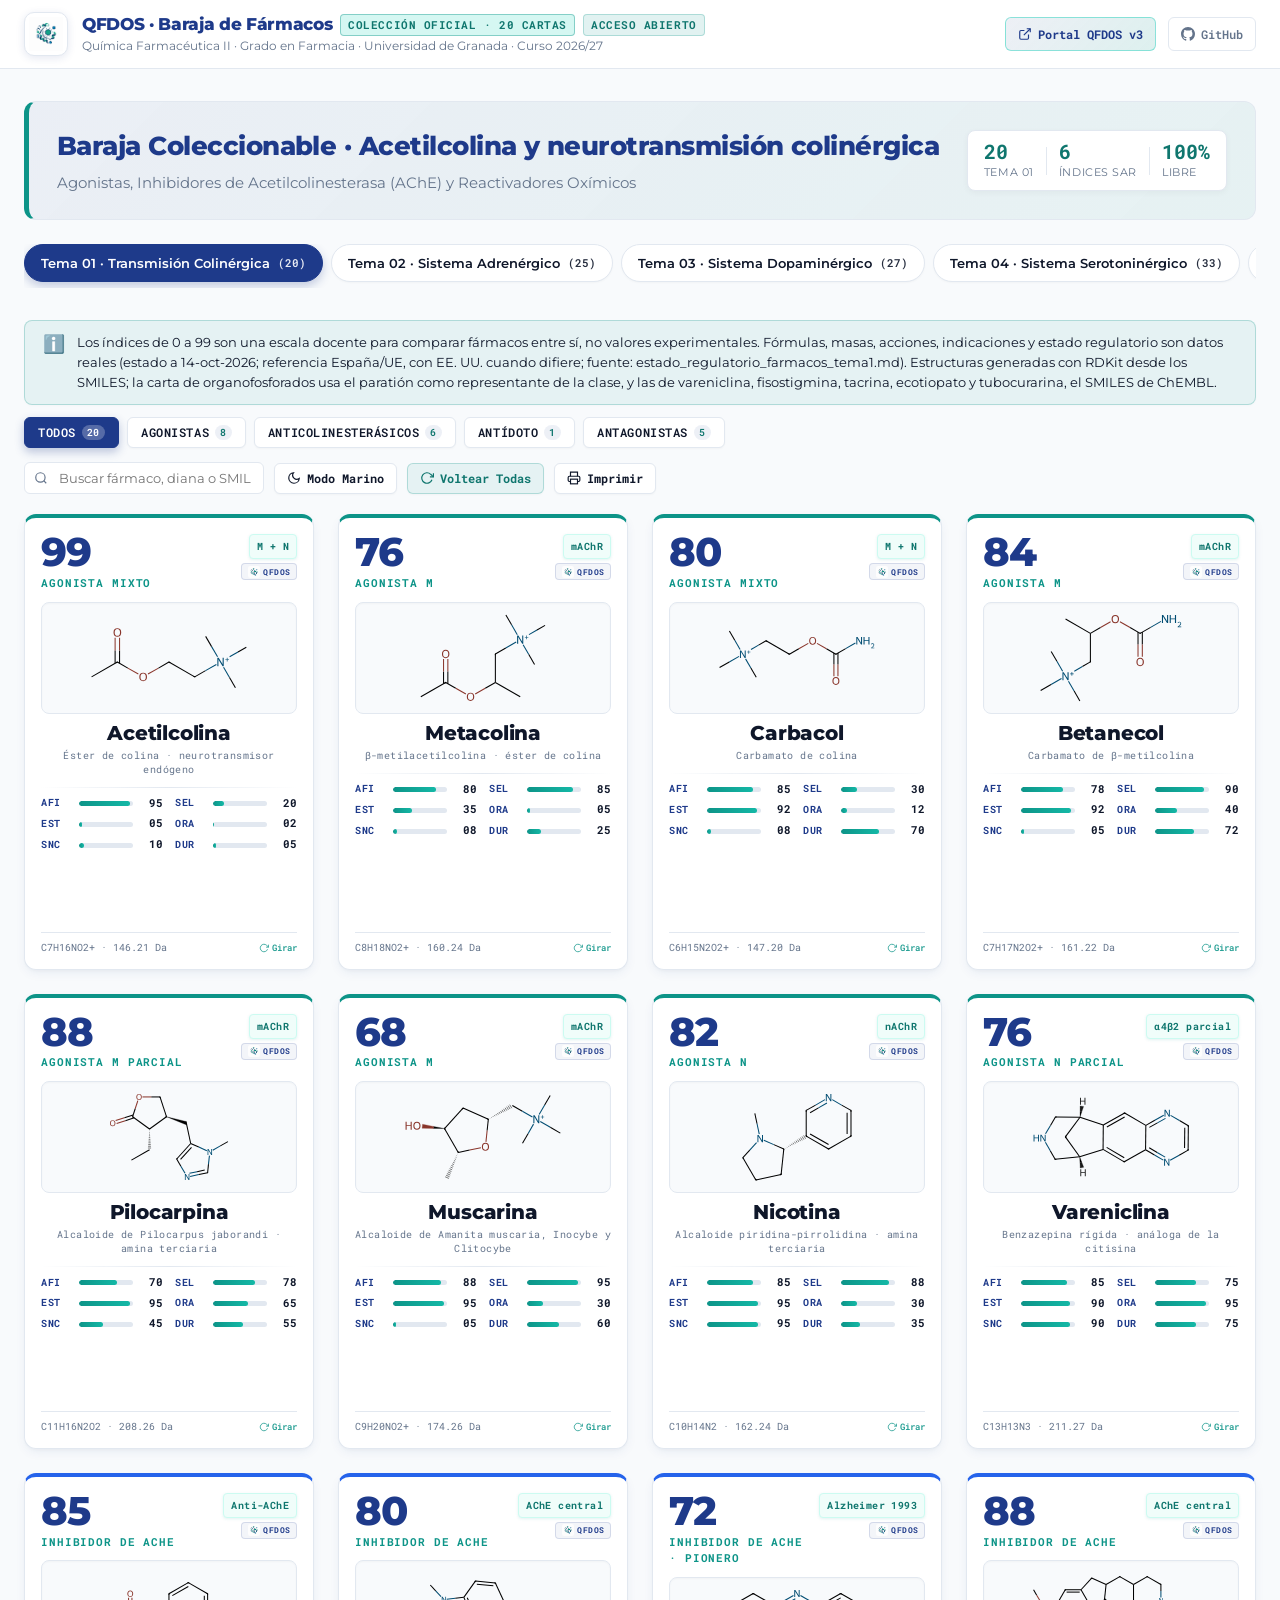
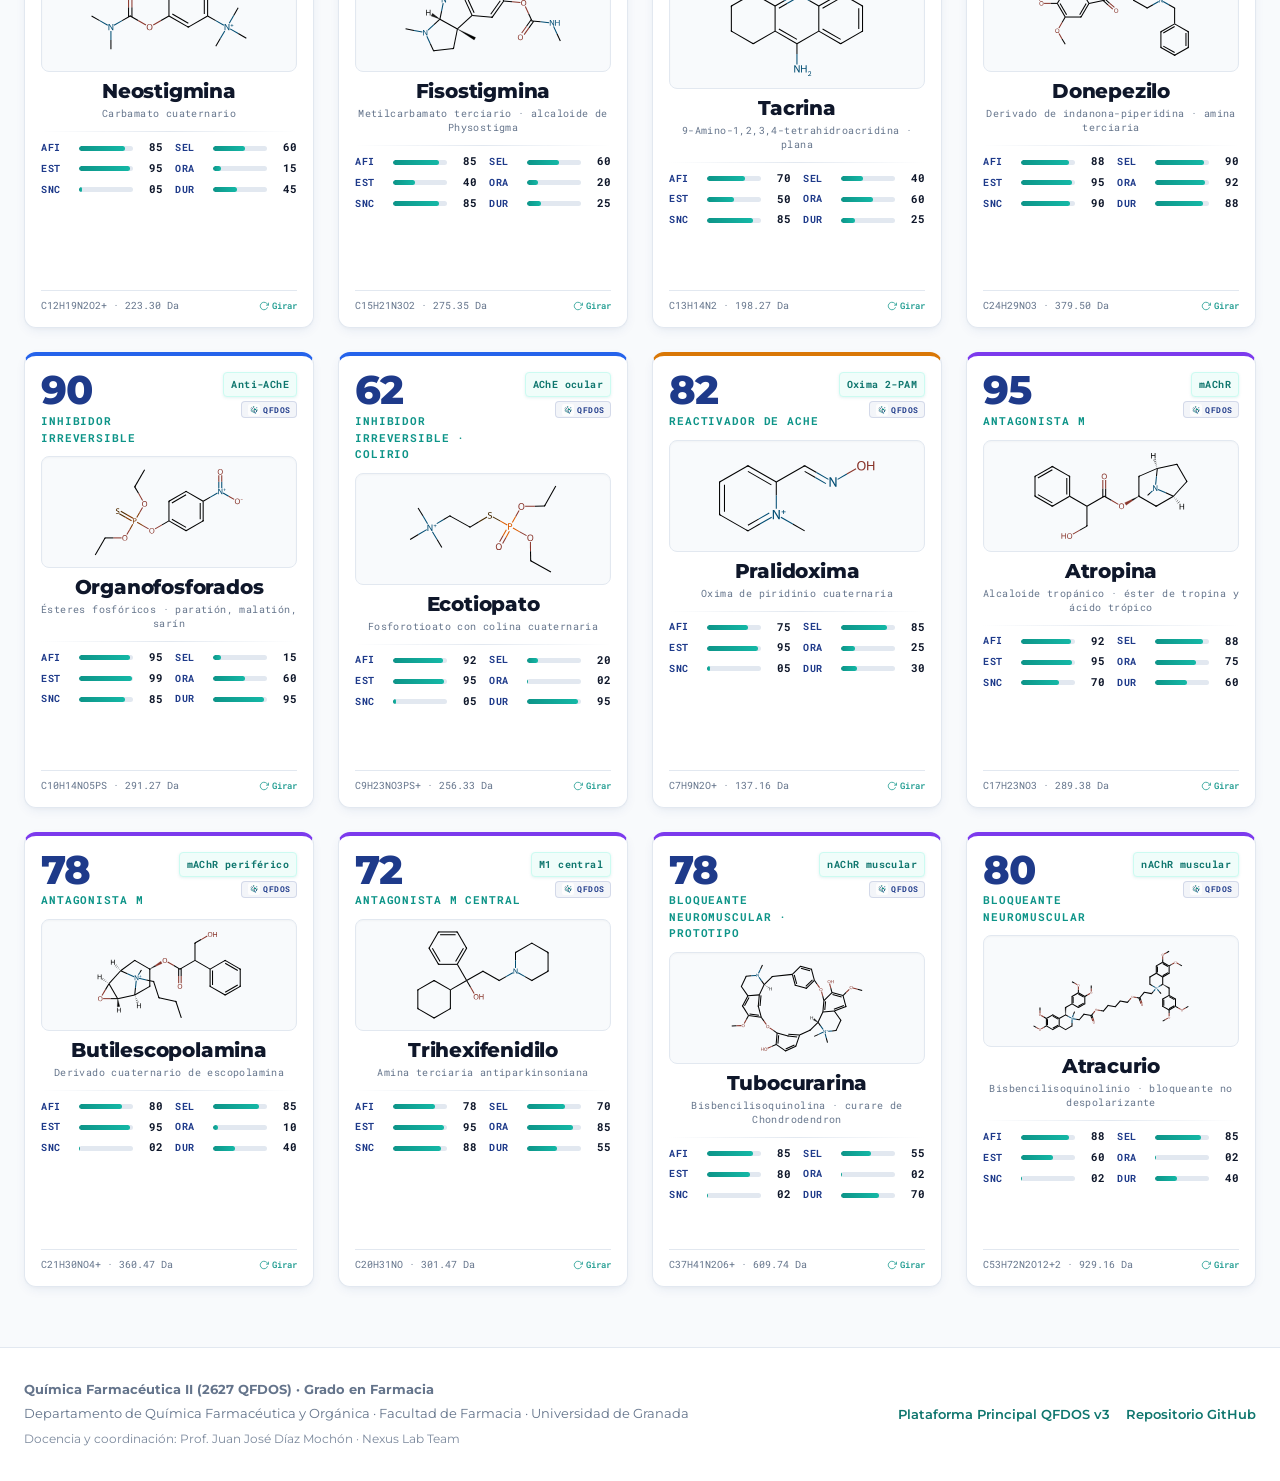
<file: index.html>
<!DOCTYPE html>
<html lang="es">
<head>
  <meta charset="utf-8">
  <meta name="viewport" content="width=device-width, initial-scale=1">
  <title>Baraja de Fármacos · QFDOS · Universidad de Granada</title>
  <meta name="description" content="Baraja coleccionable de monografías moleculares, parámetros SAR y claves de examen de Química Farmacéutica II. Acceso abierto sin login.">
  <meta name="theme-color" content="#1e3a8a">

  <!-- Open Graph / Redes Sociales -->
  <meta property="og:type" content="website">
  <meta property="og:title" content="Baraja Coleccionable de Fármacos · QFDOS UGR">
  <meta property="og:description" content="15 monografías moleculares con parámetros SAR comparativos (0-99), farmacóforos y dianas. Acceso abierto sin necesidad de registro.">
  <meta property="og:image" content="./assets/Plantillas/qfdos-banner-tema01-acetilcolina.png">

  <!-- Web App Manifest -->
  <link rel="manifest" href="./manifest.webmanifest">
  <link rel="icon" type="image/png" href="./icons/icon-192.png">

  <!-- Tipografías Oficiales del Sistema QFDOS -->
  <link rel="preconnect" href="https://fonts.googleapis.com">
  <link rel="preconnect" href="https://fonts.gstatic.com" crossorigin>
  <link href="https://fonts.googleapis.com/css2?family=Montserrat:wght@400;500;600;700;800&family=Roboto+Mono:wght@400;500;600;700&display=swap" rel="stylesheet">

  <!-- Hojas de estilo del Sistema de Diseño 2627 QFDOS -->
  <link rel="stylesheet" href="./tokens.css">
  <link rel="stylesheet" href="./styles.css">
</head>
<body>

  <!-- CABECERA INSTITUCIONAL -->
  <header class="site-header">
    <div class="header-container">
      <div class="brand-wrap">
        <div class="brand-badge-ugr">
          <img 
            src="./assets/Marca/qfdos-isotipo.png" 
            alt="Logo QFDOS" 
            class="brand-ugr-logo"
            onerror="if(!this.src.includes('i.ibb.co'))this.src='https://i.ibb.co/HLCYDc3c/Logo-primario-QFDOS.png'"
          >
        </div>
        <div class="brand-text-col">
          <div class="brand-title">
            QFDOS · Baraja de Fármacos
            <span class="brand-tag brand-tag--mint" id="brand-count-tag">Colección Oficial · 15 Cartas</span>
            <span class="brand-tag">Acceso Abierto</span>
          </div>
          <div class="brand-sub">Química Farmacéutica II · Grado en Farmacia · Universidad de Granada · Curso 2026/27</div>
        </div>
      </div>

      <div class="header-actions">
        <a href="https://jjdmochon.github.io/qfdos-web-v3/" target="_blank" rel="noopener noreferrer" class="btn-header-link btn-header-link--primary" title="Ir al Portal Web Principal QFDOS v3">
          <svg width="14" height="14" viewBox="0 0 24 24" fill="none" stroke="currentColor" stroke-width="2"><path d="M18 13v6a2 2 0 0 1-2 2H5a2 2 0 0 1-2-2V8a2 2 0 0 1 2-2h6"/><polyline points="15 3 21 3 21 9"/><line x1="10" y1="14" x2="21" y2="3"/></svg>
          <span>Portal QFDOS v3</span>
        </a>
        <a href="https://github.com/jjdmochon/qfdos-cartas" target="_blank" rel="noopener noreferrer" class="btn-header-link" title="Ver repositorio en GitHub">
          <svg width="14" height="14" viewBox="0 0 24 24" fill="currentColor"><path d="M12 0c-6.626 0-12 5.373-12 12 0 5.302 3.438 9.8 8.207 11.387.599.111.793-.261.793-.577v-2.234c-3.338.726-4.033-1.416-4.033-1.416-.546-1.387-1.333-1.756-1.333-1.756-1.089-.745.083-.729.083-.729 1.205.084 1.839 1.237 1.839 1.237 1.07 1.834 2.807 1.304 3.492.997.107-.775.418-1.305.762-1.604-2.665-.305-5.467-1.334-5.467-5.931 0-1.311.469-2.381 1.236-3.221-.124-.303-.535-1.524.117-3.176 0 0 1.008-.322 3.301 1.23.957-.266 1.983-.399 3.003-.404 1.02.005 2.047.138 3.006.404 2.291-1.552 3.297-1.23 3.297-1.23.653 1.653.242 2.874.118 3.176.77.84 1.235 1.911 1.235 3.221 0 4.609-2.807 5.624-5.479 5.921.43.372.823 1.102.823 2.222v3.293c0 .319.192.694.801.576 4.765-1.589 8.199-6.086 8.199-11.386 0-6.627-5.373-12-12-12z"/></svg>
          <span>GitHub</span>
        </a>
      </div>
    </div>
  </header>

  <!-- SECCIÓN HERO & SELECTOR DE TEMAS -->
  <section class="hero-section">
    <div class="hero-box">
      <div class="hero-content">
        <h1 id="hero-topic-title">Baraja Coleccionable de Fármacos</h1>
        <p id="hero-topic-subtitle">
          Recurso de estudio visual y preparación de exámenes: monografías moleculares 2D con parámetros SAR comparativos (0-99), farmacóforos, acciones, dianas y preguntas clave. Abierto a toda la comunidad estudiantil.
        </p>
      </div>

      <div class="hero-stats-badge">
        <div class="stat-item">
          <span class="stat-number" id="stat-total-count">15</span>
          <span class="stat-label" id="stat-topic-label">Moléculas</span>
        </div>
        <div class="stat-divider"></div>
        <div class="stat-item">
          <span class="stat-number">6</span>
          <span class="stat-label">Índices SAR</span>
        </div>
        <div class="stat-divider"></div>
        <div class="stat-item">
          <span class="stat-number">100%</span>
          <span class="stat-label">Libre</span>
        </div>
      </div>
    </div>

    <!-- Navegación por Temas del Programa Oficial -->
    <div class="topic-selector-wrap">
      <div class="topic-pills-scroll" id="topic-pills-scroll" role="tablist" aria-label="Temas del curso">
        <!-- Renderizado dinámicamente desde data/temas.json -->
      </div>
    </div>
  </section>

  <!-- AVISO METODOLÓGICO Y NOTA DOCENTE POR TEMA -->
  <div class="topic-notice-bar" id="topic-notice-bar" style="display: none;">
    <div class="topic-notice-inner">
      <span class="topic-notice-icon">ℹ️</span>
      <p class="topic-notice-text" id="topic-notice-text"></p>
    </div>
  </div>

  <!-- BARRA DE CONTROLES: FILTROS + BÚSQUEDA + ACCIONES -->
  <section class="controls-bar">
    <div class="group-filters" id="group-filters" role="group" aria-label="Filtrar por grupo farmacológico">
      <!-- Generado dinámicamente según los grupos del tema activo -->
    </div>

    <div class="toolbar-actions">
      <div class="search-wrap">
        <svg class="search-icon" width="14" height="14" viewBox="0 0 24 24" fill="none" stroke="currentColor" stroke-width="2"><circle cx="11" cy="11" r="8"/><line x1="21" y1="21" x2="16.65" y2="16.65"/></svg>
        <input 
          type="text" 
          id="search-input" 
          class="search-input" 
          placeholder="Buscar fármaco, diana o SMILES..." 
          autocomplete="off"
          aria-label="Buscar fármaco"
        >
      </div>

      <button type="button" id="btn-theme-toggle" class="action-btn" title="Alternar entre diseño limpio y modo nocturno">
        <svg width="14" height="14" viewBox="0 0 24 24" fill="none" stroke="currentColor" stroke-width="2"><path d="M21 12.79A9 9 0 1 1 11.21 3 7 7 0 0 0 21 12.79z"/></svg>
        <span>Modo Marino</span>
      </button>

      <button type="button" id="btn-flip-all" class="action-btn action-btn--primary" title="Voltear todas las cartas para ver el reverso">
        <svg width="14" height="14" viewBox="0 0 24 24" fill="none" stroke="currentColor" stroke-width="2"><polyline points="23 4 23 10 17 10"/><path d="M20.49 15a9 9 0 1 1-2.12-9.36L23 10"/></svg>
        <span>Voltear Todas</span>
      </button>

      <button type="button" id="btn-print" class="action-btn" title="Imprimir cartas para recortar o guardar en PDF">
        <svg width="14" height="14" viewBox="0 0 24 24" fill="none" stroke="currentColor" stroke-width="2"><polyline points="6 9 6 2 18 2 18 9"/><path d="M6 18H4a2 2 0 0 1-2-2v-5a2 2 0 0 1 2-2h16a2 2 0 0 1 2 2v5a2 2 0 0 1-2 2h-2"/><rect x="6" y="14" width="12" height="8"/></svg>
        <span>Imprimir</span>
      </button>
    </div>
  </section>

  <!-- CONTENEDOR PRINCIPAL: REJILLA DE CARTAS -->
  <main class="cards-main">
    <div id="cards-grid" class="cards-grid" aria-live="polite">
      <!-- Inyectado dinámicamente por app.js -->
    </div>
  </main>

  <!-- PIE DE PÁGINA -->
  <footer class="site-footer">
    <div class="footer-container">
      <div class="footer-copy">
        <strong>Química Farmacéutica II (2627 QFDOS) · Grado en Farmacia</strong>
        <span>Departamento de Química Farmacéutica y Orgánica · Facultad de Farmacia · Universidad de Granada</span>
        <span style="font-size: 0.74rem; margin-top: 4px; opacity: 0.85;">Docencia y coordinación: Prof. Juan José Díaz Mochón · Nexus Lab Team</span>
      </div>

      <div class="footer-links">
        <a href="https://jjdmochon.github.io/qfdos-web-v3/" target="_blank" rel="noopener noreferrer">Plataforma Principal QFDOS v3</a>
        <a href="https://github.com/jjdmochon/qfdos-cartas" target="_blank" rel="noopener noreferrer">Repositorio GitHub</a>
      </div>
    </div>
  </footer>

  <!-- NOTIFICACIÓN TOAST -->
  <div id="toast-notice" class="toast-notice" role="status" aria-live="polite"></div>

  <!-- SCRIPT PRINCIPAL -->
  <script type="module" src="./app.js"></script>
</body>
</html>
</file>
<file: tokens.css>
/* QFDOS Structural Affinity Identity (v3.0) — Master Design Tokens */
:root, [data-theme="light"] {
  --primary: #1e3a8a; /* Azul marino. Ancla de la identidad: titulares, borde superior de tarjeta (4px), fondo de botón primario, iconografía. Cumple 10.4:1 sobre surface y neutral-bg. */
  --primary-light: #3b82f6; /* Estados de foco, enlaces sobre fondo oscuro y gráficos. No usar como texto pequeño sobre surface (2.9:1): solo áreas >=24px, bordes e iconos. */
  --primary-dark: #172554; /* Fondo de los bloques técnicos y hover del botón primario. Texto text-on-dark (14.7:1) y tertiary (7.9:1) sobre él. */
  --primary-bg: rgba(30, 58, 138, 0.05); /* Velo de marca al 5%: relleno del contenedor de icono en las tarjetas y bandas de sección. Nunca para texto. */
  --secondary: #0d9488; /* Teal de continuidad con QFUNO. Reglas separadoras, bordes, iconos y relleno de barras de progreso. Como texto solo a >=24px o negrita >=19px (3.7:1 sobre surface): para texto pequeño usar secondary-dark. */
  --secondary-light: #14b8a6; /* Extremo oscuro del degradado de progreso y estados hover de elementos teal. */
  --secondary-dark: #0f766e; /* Teal legible para texto pequeño: badges métricos y etiquetas sobre surface o neutral-bg (5.5:1). */
  --tertiary: #2dd4bf; /* Menta de realce. Borde izquierdo y rótulos de los bloques técnicos sobre primary-dark (7.9:1). No usar sobre fondos claros. */
  --tertiary-light: #5eead4; /* Menta clara para rellenos decorativos y arranque del degradado mint-glow. Nunca como texto. */
  --neutral-bg: #f8fafc; /* Fondo de página y de diapositiva alternativo. Grounds de text-main (21:1) y text-muted (4.5:1). */
  --surface: #ffffff; /* Superficie de tarjetas, tablas y diapositivas. Ground principal de text-main y primary. */
  --text-main: #000000; /* Negro puro para todo el cuerpo de texto en web y proyección sobre surface y neutral-bg (21:1). */
  --text-muted: #64748b; /* Metadatos, pies de figura y texto auxiliar sobre surface (4.8:1) y neutral-bg (4.5:1). Nunca para texto primario ni en diapositivas. */
  --text-on-dark: #ffffff; /* Texto y código sobre primary, primary-dark y botónes primarios. */
  --charcoal: #334155; /* Texto secundario denso y bordes de tabla en documentos impresos; alternativa a text-main cuando el negro puro resulta duro en papel. */
  --line: #e2e8f0; /* Borde fino (1px) de tarjeta técnica y de bloque de contenido sobre surface o neutral-bg: separador visual sin el peso de primary al 10%. */
  --accent-blue: #3b82f6; /* Acento de categoría en diagramas y leyendas (serie 1). */
  --accent-emerald: #10b981; /* Acento de categoría y estado correcto en autoevaluación; acompañar siempre de icono o palabra, no solo color. */
  --accent-amber: #f59e0b; /* Acento de categoría y aviso en rúbricas; sobre surface solo como relleno o borde, el texto encima va en text-main. */
  --accent-purple: #8b5cf6; /* Acento de categoría en diagramas de rutas metabólicas (serie 4) y cuarto color del ciclo de acento de tarjeta docente (primary → secondary → accent-orange → accent-purple). */
  --accent-orange: #f97316; /* Acento de categoría, marcado de errores frecuentes y tercer color del ciclo de acento de tarjeta docente. */
  --shadow-sm: 0 2px 4px -1px rgba(30, 58, 138, 0.05); /* Elevación de reposo de badges y bloques técnicos. */
  --shadow-md: 0 8px 12px -3px rgba(30, 58, 138, 0.08); /* Elevación por defecto de la tarjeta de hub. */
  --shadow-hover: 0 15px 20px -5px rgba(30, 58, 138, 0.12), 0 8px 8px -5px rgba(30, 58, 138, 0.06); /* Elevación en hover, combinada con translateY(-4px). */
}
:root {
  --space-xs: 4px; /* Separación interna de badges y iconos. */
  --space-sm: 8px; /* Hueco entre elementos contiguos de una misma linea. */
  --space-md: 16px; /* Padding lateral en móvil y hueco de rejilla en tablet. */
  --space-lg: 24px; /* Padding de tarjeta y hueco de rejilla en escritorio. */
  --space-xl: 32px; /* Separación entre bloques de contenido. */
  --space-2xl: 48px; /* Margen vertical de sección. */
  --space-3xl: 64px; /* Margen superior de hub y separación entre unidades docentes. */
  --radius-sm: 4px; /* Badges métricos y etiquetas. */
  --radius-md: 8px; /* Botónes, bloques técnicos y contenedores de icono. */
  --radius-lg: 12px; /* Tarjetas de hub y paneles. */
  --radius-xl: 16px; /* Contenedores mayores y modales. */
  --bp-sm: 640px; /* Movil grande. */
  --bp-md: 768px; /* Umbral de la rejilla de 2 columnas. */
  --bp-lg: 1024px; /* Umbral de la rejilla de 3 columnas. */
  --bp-xl: 1280px; /* Escritorio amplio; el contenedor se detiene en 1200px. */
  --font-sans: 'Montserrat', -apple-system, BlinkMacSystemFont, 'Helvetica Neue', Arial, sans-serif;
  --font-mono: 'Roboto Mono', 'Fira Code', 'Courier New', monospace;
  --text-display: 800 36px/40px var(--font-sans); /* Título de hub y de página, en primary. */
  --text-heading: 700 26px/28px var(--font-sans); /* Título de tarjeta y de sección, en primary. */
  --text-body: 400 20px/24px var(--font-sans); /* Cuerpo de lectura en web, en text-main. */
  --text-body-sm: 400 18px/22px var(--font-sans); /* Descripción de tarjeta y texto auxiliar. */
  --text-label: 700 14px/16px var(--font-sans); /* Etiquetas de botón y rótulos en mayúsculas. */
  --text-code: 400 18px/20px var(--font-sans); /* Bloques de datos químicos: SMILES, pKa, Ki, LogP, constantes. */
  --text-metric: 600 16px/16px var(--font-sans); /* Badges métricos dentro de tarjetas, en secondary-dark. */
  --text-slide-title: 800 40px/44px var(--font-sans); /* Título de diapositiva 16:9 en primary, con regla fina secondary debajo. */
  --text-slide-body: 400 28px/38px var(--font-sans); /* Cuerpo de diapositiva en text-main para máxima legibilidad en proyección. */
  --text-slide-mono: 400 21px/28px var(--font-sans); /* Datos técnicos en diapositiva dentro de bloque primary-dark. */
}
</file>
<file: styles.css>
/* ==========================================================================
   QFDOS Structural Affinity Identity System (v3.0)
   Baraja Coleccionable de Fármacos · Portal Abierto
   Facultad de Farmacia — Universidad de Granada
   ========================================================================== */

*, *::before, *::after {
  box-sizing: border-box;
  margin: 0;
  padding: 0;
}

:root {
  --app-bg: #f8fafc;
  --app-surface: #ffffff;
  --app-text: #0f172a;
  --app-text-muted: #64748b;
  --app-border: #e2e8f0;
  --app-primary: #1e3a8a;
  --app-primary-hover: #172554;
  --app-teal: #0d9488;
  --app-teal-dark: #0f766e;
  --app-teal-light: #f0fdfa;
  --app-mint: #2dd4bf;
  --app-shadow-card: 0 4px 12px -2px rgba(30, 58, 138, 0.08), 0 2px 4px -1px rgba(0, 0, 0, 0.04);
  --app-shadow-hover: 0 16px 28px -6px rgba(30, 58, 138, 0.16), 0 4px 12px rgba(13, 148, 136, 0.18);
  --font-sans: 'Montserrat', -apple-system, BlinkMacSystemFont, 'Segoe UI', Roboto, sans-serif;
  --font-mono: 'Roboto Mono', 'Fira Code', monospace;
  --ease-spring: cubic-bezier(0.16, 1, 0.3, 1);
}

body.theme-dark {
  --app-bg: #0b132b;
  --app-surface: #111e42;
  --app-text: #f8fafc;
  --app-text-muted: #94a3b8;
  --app-border: rgba(45, 212, 191, 0.3);
  --app-primary: #3b82f6;
  --app-primary-hover: #60a5fa;
  --app-shadow-card: 0 8px 20px -4px rgba(0, 0, 0, 0.6), 0 2px 6px -1px rgba(30, 58, 138, 0.4);
  --app-shadow-hover: 0 20px 32px -6px rgba(0, 0, 0, 0.75), 0 0 16px rgba(45, 212, 191, 0.35);
}

body {
  font-family: var(--font-sans);
  background-color: var(--app-bg);
  color: var(--app-text);
  line-height: 1.5;
  min-height: 100vh;
  display: flex;
  flex-direction: column;
  transition: background-color 250ms ease, color 250ms ease;
  overflow-x: hidden;
}

/* ==========================================================================
   CABECERA & NAVEGACIÓN INSTITUCIONAL
   ========================================================================== */
.site-header {
  position: sticky;
  top: 0;
  z-index: 100;
  background: var(--app-surface);
  border-bottom: 1px solid var(--app-border);
  backdrop-filter: blur(12px);
  -webkit-backdrop-filter: blur(12px);
  transition: background 200ms ease, border-color 200ms ease;
}

body.theme-dark .site-header {
  background: rgba(17, 30, 66, 0.88);
}

.header-container {
  max-width: 1380px;
  margin: 0 auto;
  padding: 12px 24px;
  display: flex;
  align-items: center;
  justify-content: space-between;
  gap: 16px;
}

.brand-wrap {
  display: flex;
  align-items: center;
  gap: 14px;
  text-decoration: none;
  color: inherit;
}

.brand-badge-ugr {
  width: 44px;
  height: 44px;
  border-radius: 10px;
  background: #ffffff;
  border: 1px solid var(--app-border);
  display: flex;
  align-items: center;
  justify-content: center;
  box-shadow: 0 2px 8px rgba(30, 58, 138, 0.12);
  overflow: hidden;
  flex-shrink: 0;
  padding: 4px;
}

.brand-ugr-logo {
  width: 100%;
  height: 100%;
  object-fit: contain;
  display: block;
}

.brand-text-col {
  display: flex;
  flex-direction: column;
}

.brand-title {
  font-size: 1.05rem;
  font-weight: 800;
  color: var(--app-primary);
  letter-spacing: -0.02em;
  display: flex;
  align-items: center;
  gap: 8px;
  flex-wrap: wrap;
}

body.theme-dark .brand-title {
  color: #ffffff;
}

.brand-tag {
  font-family: var(--font-mono);
  font-size: 0.68rem;
  font-weight: 700;
  letter-spacing: 0.05em;
  text-transform: uppercase;
  background: rgba(13, 148, 136, 0.12);
  color: var(--app-teal-dark);
  padding: 2px 7px;
  border-radius: 4px;
  border: 1px solid rgba(13, 148, 136, 0.25);
}

.brand-tag--mint {
  color: var(--app-teal-dark);
  background: rgba(45, 212, 191, 0.2);
  border-color: rgba(13, 148, 136, 0.4);
  font-weight: 800;
}

body.theme-dark .brand-tag--mint {
  color: #0b132b;
  background: var(--app-mint);
  border-color: var(--app-mint);
}

body.theme-dark .brand-tag {
  color: var(--app-mint);
  background: rgba(45, 212, 191, 0.15);
  border-color: rgba(45, 212, 191, 0.3);
}

.brand-sub {
  font-size: 0.76rem;
  color: var(--app-text-muted);
}

.header-actions {
  display: flex;
  align-items: center;
  gap: 12px;
}

.btn-header-link {
  font-family: var(--font-mono);
  font-size: 0.78rem;
  font-weight: 600;
  color: var(--app-text-muted);
  text-decoration: none;
  padding: 7px 12px;
  border-radius: 6px;
  border: 1px solid var(--app-border);
  background: var(--app-surface);
  display: inline-flex;
  align-items: center;
  gap: 6px;
  transition: all 180ms ease;
}

.btn-header-link:hover {
  color: var(--app-primary);
  border-color: var(--app-primary);
  background: rgba(30, 58, 138, 0.04);
}

.btn-header-link--primary {
  background: linear-gradient(135deg, rgba(30, 58, 138, 0.08) 0%, rgba(13, 148, 136, 0.14) 100%);
  border: 1px solid rgba(45, 212, 191, 0.5);
  color: var(--app-primary);
  font-weight: 700;
}

.btn-header-link--primary:hover {
  background: linear-gradient(135deg, rgba(30, 58, 138, 0.15) 0%, rgba(13, 148, 136, 0.24) 100%);
  border-color: var(--app-teal);
  color: var(--app-teal-dark);
}

body.theme-dark .btn-header-link--primary {
  background: rgba(45, 212, 191, 0.15);
  border-color: rgba(45, 212, 191, 0.4);
  color: var(--app-mint);
}

/* ==========================================================================
   HERO & SELECTOR DE TEMAS
   ========================================================================== */
.hero-section {
  max-width: 1380px;
  margin: 0 auto;
  padding: 32px 24px 16px;
  width: 100%;
}

.hero-box {
  background: linear-gradient(135deg, rgba(30, 58, 138, 0.06) 0%, rgba(13, 148, 136, 0.08) 100%);
  border: 1px solid var(--app-border);
  border-left: 5px solid var(--app-teal);
  border-radius: 12px;
  padding: 24px 28px;
  display: flex;
  justify-content: space-between;
  align-items: center;
  flex-wrap: wrap;
  gap: 20px;
}

body.theme-dark .hero-box {
  background: linear-gradient(135deg, rgba(30, 58, 138, 0.3) 0%, rgba(13, 148, 136, 0.25) 100%);
  border-color: rgba(45, 212, 191, 0.35);
  border-left-color: var(--app-mint);
}

.hero-content h1 {
  font-size: 1.65rem;
  font-weight: 800;
  letter-spacing: -0.02em;
  color: var(--app-primary);
  margin-bottom: 6px;
}

body.theme-dark .hero-content h1 {
  color: #ffffff;
}

.hero-content p {
  font-size: 0.92rem;
  color: var(--app-text-muted);
  max-width: 78ch;
  line-height: 1.6;
}

.hero-stats-badge {
  display: flex;
  align-items: center;
  gap: 12px;
  background: var(--app-surface);
  border: 1px solid var(--app-border);
  padding: 10px 16px;
  border-radius: 8px;
  box-shadow: 0 2px 6px rgba(0, 0, 0, 0.04);
}

body.theme-dark .hero-stats-badge {
  background: rgba(17, 30, 66, 0.7);
  border-color: rgba(45, 212, 191, 0.3);
}

.stat-item {
  display: flex;
  flex-direction: column;
}

.stat-number {
  font-family: var(--font-mono);
  font-size: 1.25rem;
  font-weight: 800;
  color: var(--app-teal-dark);
  line-height: 1;
}

body.theme-dark .stat-number {
  color: var(--app-mint);
}

.stat-label {
  font-size: 0.7rem;
  color: var(--app-text-muted);
  text-transform: uppercase;
  letter-spacing: 0.05em;
  margin-top: 3px;
}

.stat-divider {
  width: 1px;
  height: 28px;
  background: var(--app-border);
}

/* Selector de Temas */
.topic-selector-wrap {
  margin-top: 24px;
}

/* Aviso Docente por Tema */
.topic-notice-bar {
  max-width: 1380px;
  margin: 16px auto 0;
  padding: 0 24px;
  width: 100%;
}

.topic-notice-inner {
  display: flex;
  align-items: flex-start;
  gap: 12px;
  padding: 12px 18px;
  border-radius: 8px;
  background: rgba(13, 148, 136, 0.08);
  border: 1px solid rgba(13, 148, 136, 0.25);
  font-size: 0.82rem;
  line-height: 1.5;
  color: var(--app-text);
  box-shadow: 0 1px 3px rgba(0, 0, 0, 0.02);
}

body.theme-dark .topic-notice-inner {
  background: rgba(45, 212, 191, 0.08);
  border-color: rgba(45, 212, 191, 0.25);
  color: #e2e8f0;
}

.topic-notice-icon {
  flex-shrink: 0;
  font-size: 1.1rem;
  line-height: 1.2;
}

.topic-notice-text {
  margin: 0;
}

.topic-pills-scroll {
  display: flex;
  gap: 8px;
  overflow-x: auto;
  padding-bottom: 6px;
  scrollbar-width: thin;
}

.topic-pill {
  all: unset;
  display: inline-flex;
  align-items: center;
  gap: 8px;
  padding: 8px 16px;
  border-radius: 20px;
  background: var(--app-surface);
  border: 1px solid var(--app-border);
  font-size: 0.84rem;
  font-weight: 600;
  color: var(--app-text);
  cursor: pointer;
  white-space: nowrap;
  transition: all 180ms ease;
  box-shadow: 0 1px 2px rgba(0, 0, 0, 0.03);
}

.topic-pill:hover {
  border-color: var(--app-teal);
  color: var(--app-teal-dark);
  transform: translateY(-1px);
}

.topic-pill.is-active {
  background: var(--app-primary);
  border-color: var(--app-primary);
  color: #ffffff;
  box-shadow: 0 4px 10px rgba(30, 58, 138, 0.25);
}

body.theme-dark .topic-pill.is-active {
  background: var(--app-teal);
  border-color: var(--app-teal);
  color: #0b132b;
  font-weight: 700;
}

.topic-pill.is-disabled {
  opacity: 0.6;
  cursor: not-allowed;
  background: rgba(0, 0, 0, 0.02);
}

.topic-pill.is-disabled:hover {
  transform: none;
  border-color: var(--app-border);
  color: var(--app-text-muted);
}

.pill-badge-proximamente {
  font-family: var(--font-mono);
  font-size: 0.65rem;
  background: rgba(0, 0, 0, 0.06);
  color: var(--app-text-muted);
  padding: 1px 5px;
  border-radius: 10px;
  font-weight: 500;
}

/* ==========================================================================
   BARRA DE CONTROLES: FILTROS + BÚSQUEDA + ACCIONES
   ========================================================================== */
.controls-bar {
  max-width: 1380px;
  margin: 0 auto;
  padding: 12px 24px 20px;
  width: 100%;
  display: flex;
  justify-content: space-between;
  align-items: center;
  flex-wrap: wrap;
  gap: 14px;
}

.group-filters {
  display: flex;
  flex-wrap: wrap;
  gap: 8px;
}

.filter-btn {
  font-family: var(--font-mono);
  font-size: 11.5px;
  font-weight: 600;
  letter-spacing: 0.05em;
  text-transform: uppercase;
  color: var(--app-text);
  background: var(--app-surface);
  border: 1px solid var(--app-border);
  border-radius: 6px;
  padding: 7px 13px;
  cursor: pointer;
  display: inline-flex;
  align-items: center;
  gap: 6px;
  transition: all 180ms ease;
  box-shadow: 0 1px 2px rgba(0, 0, 0, 0.03);
}

.filter-btn:hover {
  background: rgba(30, 58, 138, 0.05);
  border-color: var(--app-primary);
  transform: translateY(-1px);
}

.filter-btn.active {
  background: var(--app-primary);
  border-color: var(--app-primary);
  color: #ffffff;
  box-shadow: 0 4px 10px rgba(30, 58, 138, 0.28);
}

body.theme-dark .filter-btn.active {
  background: var(--app-teal);
  border-color: var(--app-teal);
  color: #0b132b;
  font-weight: 700;
}

.filter-count {
  font-size: 10px;
  background: rgba(255, 255, 255, 0.25);
  padding: 1px 5px;
  border-radius: 10px;
}

.filter-btn:not(.active) .filter-count {
  background: rgba(30, 58, 138, 0.08);
  color: var(--app-teal-dark);
}

body.theme-dark .filter-btn:not(.active) .filter-count {
  background: rgba(255, 255, 255, 0.1);
  color: var(--app-mint);
}

.toolbar-actions {
  display: flex;
  align-items: center;
  gap: 10px;
  flex-wrap: wrap;
}

.search-wrap {
  position: relative;
  min-width: 240px;
}

.search-input {
  width: 100%;
  font-family: var(--font-sans);
  font-size: 0.84rem;
  padding: 7px 12px 7px 34px;
  border: 1px solid var(--app-border);
  border-radius: 6px;
  background: var(--app-surface);
  color: var(--app-text);
  outline: none;
  transition: border-color 150ms ease, box-shadow 150ms ease;
}

.search-input:focus {
  border-color: var(--app-teal);
  box-shadow: 0 0 0 3px rgba(13, 148, 136, 0.15);
}

.search-icon {
  position: absolute;
  left: 10px;
  top: 50%;
  transform: translateY(-50%);
  color: var(--app-text-muted);
  pointer-events: none;
}

.action-btn {
  font-family: var(--font-mono);
  font-size: 11.5px;
  font-weight: 700;
  color: var(--app-text);
  background: var(--app-surface);
  border: 1px solid var(--app-border);
  border-radius: 6px;
  padding: 7px 12px;
  cursor: pointer;
  display: inline-flex;
  align-items: center;
  gap: 6px;
  transition: all 180ms ease;
  box-shadow: 0 1px 2px rgba(0, 0, 0, 0.03);
}

.action-btn:hover {
  background: rgba(30, 58, 138, 0.08);
  border-color: var(--app-primary);
  transform: translateY(-1px);
}

body.theme-dark .action-btn:hover {
  background: rgba(255, 255, 255, 0.1);
  border-color: var(--app-mint);
}

.action-btn--primary {
  color: var(--app-teal-dark);
  background: rgba(13, 148, 136, 0.08);
  border-color: rgba(13, 148, 136, 0.25);
}

body.theme-dark .action-btn--primary {
  color: var(--app-mint);
  background: rgba(45, 212, 191, 0.12);
  border-color: rgba(45, 212, 191, 0.3);
}

.action-btn--primary:hover {
  background: rgba(13, 148, 136, 0.16);
  border-color: var(--app-teal);
}

/* ==========================================================================
   REJILLA DE CARTAS 3D
   ========================================================================== */
.cards-main {
  max-width: 1380px;
  margin: 0 auto;
  padding: 0 24px 60px;
  width: 100%;
  flex: 1;
}

.cards-grid {
  display: grid;
  grid-template-columns: repeat(auto-fill, minmax(256px, 1fr));
  gap: 24px;
  width: 100%;
}

.carta-item {
  all: unset;
  display: block;
  cursor: pointer;
  aspect-ratio: 5 / 7.85;
  perspective: 1200px;
  border-radius: 12px;
  position: relative;
  transition: transform 200ms var(--ease-spring);
}

.carta-item:hover {
  transform: translateY(-5px);
}

.carta-item:focus-visible {
  outline: 3px solid var(--app-teal);
  outline-offset: 4px;
}

.carta-inner {
  position: relative;
  width: 100%;
  height: 100%;
  transform-style: preserve-3d;
  transition: transform 450ms var(--ease-spring);
  border-radius: 12px;
}

.carta-item.is-flipped .carta-inner {
  transform: rotateY(180deg);
}

/* Caras */
.cara {
  position: absolute;
  inset: 0;
  backface-visibility: hidden;
  -webkit-backface-visibility: hidden;
  border-radius: 12px;
  overflow: hidden;
  padding: 16px 16px 14px;
  background: var(--app-surface);
  border: 1px solid var(--app-border);
  border-top: 4px solid var(--app-primary);
  box-shadow: var(--app-shadow-card);
  color: var(--app-text);
  display: flex;
  flex-direction: column;
  transition: box-shadow 220ms ease, border-color 220ms ease;
}

.carta-item:hover .cara {
  box-shadow: var(--app-shadow-hover);
  border-color: rgba(13, 148, 136, 0.45);
}

/* Prevenir que los clics en la cara inactiva se capturen */
.carta-item:not(.is-flipped) .cara--dorso {
  pointer-events: none !important;
}
.carta-item.is-flipped .cara--frente {
  pointer-events: none !important;
}

/* Acentos de Grupo */
.carta-item[data-grupo="agonista"] .cara { border-top-color: #0d9488; }
.carta-item[data-grupo="ache"] .cara { border-top-color: #2563eb; }
.carta-item[data-grupo="antidoto"] .cara { border-top-color: #d97706; }
.carta-item[data-grupo="antagonista"] .cara { border-top-color: #7c3aed; }

/* Dorso: Estructura fija y contenido interior scrolleable */
.cara--dorso {
  transform: rotateY(180deg);
  overflow: hidden;
  display: flex;
  flex-direction: column;
  padding: 14px 14px 12px;
  background: var(--app-surface);
  color: var(--app-text);
}

.dorso-header {
  display: flex;
  justify-content: space-between;
  align-items: flex-start;
  gap: 8px;
  position: relative;
  z-index: 2;
  cursor: pointer;
  padding-bottom: 4px;
  flex-shrink: 0;
}

.dorso-header-right,
.card-header-right {
  display: flex;
  flex-direction: column;
  align-items: flex-end;
  gap: 4px;
}

/* Sello oficial de marca QFDOS */
.card-brand-stamp {
  display: inline-flex;
  align-items: center;
  gap: 3.5px;
  padding: 1.5px 5.5px;
  border-radius: 4px;
  background: rgba(30, 58, 138, 0.05);
  border: 1px solid rgba(30, 58, 138, 0.15);
  font-family: var(--font-mono);
  font-size: 8px;
  font-weight: 700;
  letter-spacing: 0.06em;
  color: var(--app-primary);
  user-select: none;
}

.card-brand-stamp img {
  width: 12px;
  height: 12px;
  object-fit: contain;
  border-radius: 2px;
}

body.theme-dark .card-brand-stamp {
  background: rgba(255, 255, 255, 0.08);
  border-color: rgba(255, 255, 255, 0.2);
  color: #67e8f9;
}

.dorso-scroll {
  flex: 1 1 auto;
  min-height: 0;
  overflow-y: auto;
  scrollbar-width: thin;
  scrollbar-color: rgba(13, 148, 136, 0.35) transparent;
  position: relative;
  z-index: 1;
  padding-right: 4px;
  cursor: default;
}

.dorso-scroll::-webkit-scrollbar {
  width: 4px;
}
.dorso-scroll::-webkit-scrollbar-thumb {
  background: rgba(13, 148, 136, 0.3);
  border-radius: 4px;
}

/* Trama Mesh Hexagonal */
.trama-mesh {
  position: absolute;
  inset: 0;
  opacity: 0.05;
  pointer-events: none;
  background-size: 52px 45px;
}

body.theme-dark .trama-mesh {
  opacity: 0.14;
}

/* Cabecera Carta */
.card-header {
  display: flex;
  justify-content: space-between;
  align-items: flex-start;
  gap: 10px;
  position: relative;
  z-index: 1;
}

.card-rel {
  font-family: var(--font-sans);
  font-size: 40px;
  line-height: 0.92;
  font-weight: 800;
  letter-spacing: -0.03em;
  color: var(--app-primary);
}

body.theme-dark .card-rel {
  color: #ffffff;
  text-shadow: 0 2px 8px rgba(0, 0, 0, 0.35);
}

.card-rol {
  font-family: var(--font-mono);
  font-size: 11px;
  font-weight: 700;
  letter-spacing: 0.08em;
  color: var(--app-teal);
  margin-top: 4px;
  text-transform: uppercase;
}

body.theme-dark .card-rol {
  color: var(--app-mint);
}

.card-badge {
  font-family: var(--font-mono);
  font-size: 10px;
  font-weight: 700;
  letter-spacing: 0.04em;
  color: var(--app-teal-dark);
  background: var(--app-teal-light);
  border: 1px solid #ccfbf1;
  border-radius: 4px;
  padding: 4px 7px;
  white-space: nowrap;
  box-shadow: 0 1px 3px rgba(13, 148, 136, 0.12);
}

body.theme-dark .card-badge {
  color: #0b1b3f;
  background: var(--app-mint);
  border: none;
  box-shadow: 0 2px 6px rgba(45, 212, 191, 0.3);
}

/* Contenedor Molecular 2D */
.card-structure {
  position: relative;
  height: 112px;
  margin: 10px 0 8px;
  padding: 6px;
  background: #f8fafc;
  border: 1px solid var(--app-border);
  border-radius: 8px;
  display: flex;
  align-items: center;
  justify-content: center;
  z-index: 1;
  box-shadow: inset 0 1px 2px rgba(0, 0, 0, 0.03);
}

body.theme-dark .card-structure {
  background: rgba(255, 255, 255, 0.06);
  border-color: rgba(45, 212, 191, 0.25);
  box-shadow: none;
}

.card-structure img,
.card-structure svg {
  max-width: 100%;
  max-height: 100%;
  object-fit: contain;
  display: block;
  filter: invert(0.9) hue-rotate(180deg) contrast(1.25);
  transition: transform 200ms ease;
}

body.theme-dark .card-structure img,
body.theme-dark .card-structure svg {
  filter: drop-shadow(0 2px 4px rgba(0, 0, 0, 0.4));
}

.carta-item:hover .card-structure img {
  transform: scale(1.03);
}

/* Nombres */
.card-name {
  font-family: var(--font-sans);
  font-size: 20px;
  line-height: 23px;
  font-weight: 800;
  letter-spacing: -0.01em;
  text-align: center;
  position: relative;
  z-index: 1;
  color: var(--app-text);
}

body.theme-dark .card-name {
  color: #ffffff;
}

.card-class {
  font-family: var(--font-mono);
  font-size: 10px;
  line-height: 14px;
  letter-spacing: 0.04em;
  color: var(--app-text-muted);
  text-align: center;
  margin-top: 4px;
  position: relative;
  z-index: 1;
}

body.theme-dark .card-class {
  color: #bcd0f3;
}

.card-rule {
  height: 1px;
  background: linear-gradient(90deg, transparent 0%, var(--app-border) 50%, transparent 100%);
  margin: 10px 0 8px;
  position: relative;
  z-index: 1;
}

body.theme-dark .card-rule {
  background: linear-gradient(90deg, transparent 0%, rgba(45, 212, 191, 0.6) 50%, transparent 100%);
}

/* Métricas Comparativas 0-99 */
.card-indices {
  display: grid;
  grid-template-columns: 1fr 1fr;
  gap: 5px 12px;
  position: relative;
  z-index: 1;
}

.card-indice {
  display: grid;
  grid-template-columns: 32px 1fr 24px;
  align-items: center;
  gap: 6px;
}

.card-indice b {
  font-family: var(--font-mono);
  font-size: 9.5px;
  font-weight: 700;
  letter-spacing: 0.06em;
  color: var(--app-primary);
}

body.theme-dark .card-indice b {
  color: #93c5fd;
}

.card-indice i {
  display: block;
  height: 5px;
  border-radius: 3px;
  background: var(--app-border);
  overflow: hidden;
}

body.theme-dark .card-indice i {
  background: rgba(255, 255, 255, 0.18);
}

.card-indice i span {
  display: block;
  height: 100%;
  border-radius: 3px;
  background: linear-gradient(90deg, #0d9488 0%, #14b8a6 100%);
  transition: width 300ms ease;
}

.card-indice em {
  font-family: var(--font-mono);
  font-size: 10.5px;
  font-weight: 700;
  font-style: normal;
  text-align: right;
  font-variant-numeric: tabular-nums;
  color: var(--app-text);
}

body.theme-dark .card-indice em {
  color: #ffffff;
}

/* Pie */
.card-foot {
  margin-top: auto;
  padding-top: 8px;
  font-family: var(--font-mono);
  font-size: 10px;
  line-height: 14px;
  color: var(--app-text-muted);
  position: relative;
  z-index: 1;
  border-top: 1px solid var(--app-border);
  display: flex;
  justify-content: space-between;
  align-items: center;
}

body.theme-dark .card-foot {
  color: #9fb6e4;
  border-top-color: rgba(255, 255, 255, 0.12);
}

.flip-hint {
  font-size: 9px;
  color: var(--app-teal);
  display: flex;
  align-items: center;
  gap: 3px;
  opacity: 0.9;
  font-weight: 600;
}

body.theme-dark .flip-hint {
  color: var(--app-mint);
}

/* ==========================================================================
   ESTILOS DEL DORSO (REVERSO)
   ========================================================================== */
.smiles-box {
  display: flex;
  align-items: center;
  justify-content: space-between;
  gap: 6px;
  background: #f8fafc;
  border: 1px solid var(--app-border);
  border-radius: 4px;
  padding: 4px 8px;
  margin: 6px 0 10px;
  position: relative;
  z-index: 1;
}

body.theme-dark .smiles-box {
  background: rgba(0, 0, 0, 0.25);
  border-color: rgba(45, 212, 191, 0.2);
}

.smiles-text {
  font-family: var(--font-mono);
  font-size: 9px;
  line-height: 13px;
  color: var(--app-teal-dark);
  word-break: break-all;
  font-weight: 600;
}

body.theme-dark .smiles-text {
  color: var(--app-mint);
}

.smiles-copy-btn {
  background: none;
  border: none;
  color: var(--app-text-muted);
  cursor: pointer;
  padding: 2px;
  display: flex;
  align-items: center;
  border-radius: 3px;
  transition: color 150ms ease, background 150ms ease;
  flex-shrink: 0;
}

.smiles-copy-btn:hover {
  color: var(--app-teal);
  background: #e2e8f0;
}

body.theme-dark .smiles-copy-btn {
  color: #93c5fd;
}

body.theme-dark .smiles-copy-btn:hover {
  color: #ffffff;
  background: rgba(255, 255, 255, 0.1);
}

.cara--dorso h3 {
  font-family: var(--font-mono);
  font-size: 9.5px;
  font-weight: 700;
  letter-spacing: 0.1em;
  text-transform: uppercase;
  color: var(--app-teal);
  margin: 0 0 3px;
  position: relative;
  z-index: 1;
}

body.theme-dark .cara--dorso h3 {
  color: var(--app-mint);
}

.cara--dorso p {
  font-family: var(--font-sans);
  font-size: 11.5px;
  line-height: 16px;
  color: #334155;
  margin: 0 0 9px;
  position: relative;
  z-index: 1;
}

body.theme-dark .cara--dorso p {
  color: #e2e8f0;
}

.cara--dorso .card-name {
  text-align: left;
  font-size: 17px;
  line-height: 20px;
  margin-bottom: 2px;
}

.exam-tip {
  background: #f0fdfa;
  border-left: 3px solid var(--app-teal);
  border-radius: 4px;
  padding: 8px 10px;
  font-size: 11px;
  line-height: 15px;
  color: #134e4a;
  position: relative;
  z-index: 1;
  margin: 6px 0 10px;
}

body.theme-dark .exam-tip {
  background: rgba(45, 212, 191, 0.12);
  border-left-color: var(--app-mint);
  color: #f1f5f9;
}

.exam-tip strong {
  color: var(--app-teal-dark);
  display: block;
  font-size: 9px;
  text-transform: uppercase;
  letter-spacing: 0.08em;
  margin-bottom: 2px;
}

body.theme-dark .exam-tip strong {
  color: var(--app-mint);
}

.dorso-actions {
  display: flex;
  gap: 6px;
  margin-top: auto;
  padding-top: 8px;
  border-top: 1px solid var(--app-border);
  position: relative;
  z-index: 1;
}

body.theme-dark .dorso-actions {
  border-top-color: rgba(255, 255, 255, 0.12);
}

.btn-card-action {
  flex: 1;
  font-family: var(--font-mono);
  font-size: 10px;
  font-weight: 700;
  padding: 5px 8px;
  border-radius: 4px;
  cursor: pointer;
  display: inline-flex;
  align-items: center;
  justify-content: center;
  gap: 4px;
  transition: all 150ms ease;
  text-decoration: none;
}

.btn-card-action--flip {
  width: 100%;
  padding: 7px 12px;
  font-size: 11px;
  font-weight: 700;
  font-family: var(--font-mono);
  gap: 6px;
  background: linear-gradient(135deg, rgba(30, 58, 138, 0.08) 0%, rgba(13, 148, 136, 0.12) 100%);
  border: 1px solid rgba(13, 148, 136, 0.35);
  color: var(--app-primary);
  border-radius: 6px;
  cursor: pointer;
  display: inline-flex;
  align-items: center;
  justify-content: center;
  transition: all 180ms ease;
  user-select: none;
}

.btn-card-action--flip:hover {
  background: linear-gradient(135deg, rgba(30, 58, 138, 0.15) 0%, rgba(13, 148, 136, 0.22) 100%);
  border-color: var(--app-teal);
  color: var(--app-teal-dark);
  transform: translateY(-1px);
}

body.theme-dark .btn-card-action--flip {
  background: rgba(45, 212, 191, 0.12);
  border-color: rgba(45, 212, 191, 0.35);
  color: var(--app-mint);
}

body.theme-dark .btn-card-action--flip:hover {
  background: rgba(45, 212, 191, 0.22);
  border-color: var(--app-mint);
  color: #ffffff;
}

.btn-card-action--secondary {
  background: #f1f5f9;
  color: #1e293b;
  border: 1px solid #cbd5e1;
}

.btn-card-action--secondary:hover {
  background: #e2e8f0;
  border-color: #94a3b8;
}

body.theme-dark .btn-card-action--secondary {
  background: rgba(255, 255, 255, 0.1);
  color: #ffffff;
  border-color: rgba(255, 255, 255, 0.2);
}

.btn-card-action--primary {
  background: var(--app-teal);
  color: #ffffff;
  border: 1px solid var(--app-teal);
}

.btn-card-action--primary:hover {
  background: var(--app-teal-dark);
  box-shadow: 0 2px 8px rgba(13, 148, 136, 0.35);
}

body.theme-dark .btn-card-action--primary {
  background: var(--app-mint);
  color: #0b1b3f;
  border-color: var(--app-mint);
}

/* ==========================================================================
   ESTILOS DE TEMA OSCURO PARA LAS CARTAS
   ========================================================================== */
body.theme-dark .cara {
  background: linear-gradient(160deg, #1e3a8a 0%, #172554 48%, #0f172a 100%);
  border: 1px solid rgba(45, 212, 191, 0.42);
  border-top-width: 1px;
}

body.theme-dark .cara--dorso {
  background: linear-gradient(160deg, #1e3a8a 0%, #172554 48%, #0f172a 100%);
}

/* ==========================================================================
   PIE DE PÁGINA
   ========================================================================== */
.site-footer {
  background: var(--app-surface);
  border-top: 1px solid var(--app-border);
  padding: 32px 24px;
  margin-top: auto;
  font-size: 0.82rem;
  color: var(--app-text-muted);
}

body.theme-dark .site-footer {
  background: #090f22;
  border-top-color: rgba(45, 212, 191, 0.2);
}

.footer-container {
  max-width: 1380px;
  margin: 0 auto;
  display: flex;
  justify-content: space-between;
  align-items: center;
  flex-wrap: wrap;
  gap: 16px;
}

.footer-copy {
  display: flex;
  flex-direction: column;
  gap: 4px;
}

.footer-links {
  display: flex;
  gap: 16px;
}

.footer-links a {
  color: var(--app-teal-dark);
  text-decoration: none;
  font-weight: 600;
  transition: color 150ms ease;
}

body.theme-dark .footer-links a {
  color: var(--app-mint);
}

.footer-links a:hover {
  text-decoration: underline;
}

/* ==========================================================================
   TOAST DE NOTIFICACIÓN
   ========================================================================== */
.toast-notice {
  position: fixed;
  bottom: 24px;
  right: 24px;
  z-index: 1000;
  background: #0f172a;
  color: #ffffff;
  padding: 10px 18px;
  border-radius: 8px;
  font-size: 0.85rem;
  font-weight: 600;
  box-shadow: 0 10px 25px rgba(0, 0, 0, 0.3);
  display: flex;
  align-items: center;
  gap: 8px;
  transform: translateY(100px);
  opacity: 0;
  transition: all 250ms var(--ease-spring);
  pointer-events: none;
}

.toast-notice.is-visible {
  transform: translateY(0);
  opacity: 1;
}

/* ==========================================================================
   ESTILOS DE IMPRESIÓN (PRINT FLASHCARDS)
   ========================================================================== */
@media print {
  .site-header,
  .hero-section,
  .controls-bar,
  .site-footer,
  .toast-notice,
  .btn-card-action {
    display: none !important;
  }

  body {
    background: #ffffff !important;
    color: #000000 !important;
  }

  .cards-main {
    padding: 0 !important;
    max-width: 100% !important;
  }

  .cards-grid {
    display: grid !important;
    grid-template-columns: repeat(3, 1fr) !important;
    gap: 12px !important;
    page-break-inside: avoid;
  }

  .carta-item {
    aspect-ratio: 5 / 7.85 !important;
    break-inside: avoid;
    page-break-inside: avoid;
    box-shadow: none !important;
    border: 1px solid #94a3b8 !important;
  }

  .cara {
    box-shadow: none !important;
    border: 1px solid #cbd5e1 !important;
  }

  .card-structure img {
    filter: invert(1) hue-rotate(180deg) !important;
  }
}

@media (max-width: 1100px) {
  .controls-bar {
    gap: 12px;
  }
  .search-wrap {
    min-width: 180px;
    flex: 1 1 180px;
  }
}

@media (max-width: 768px) {
  .header-container {
    flex-direction: column;
    align-items: flex-start;
    padding: 12px 16px;
    gap: 12px;
  }
  .brand-title {
    font-size: 0.98rem;
    gap: 6px;
  }
  .header-actions {
    width: 100%;
    justify-content: flex-start;
    gap: 8px;
    flex-wrap: wrap;
  }
  .btn-header-link {
    font-size: 0.74rem;
    padding: 6px 10px;
  }
  .hero-section {
    padding: 20px 16px 12px;
  }
  .hero-box {
    padding: 16px 18px;
  }
  .controls-bar {
    flex-direction: column;
    align-items: stretch;
    padding: 10px 16px 16px;
    gap: 12px;
  }
  .group-filters {
    overflow-x: auto;
    padding-bottom: 4px;
    flex-wrap: nowrap;
    scrollbar-width: thin;
  }
  .search-wrap {
    min-width: 100%;
    max-width: 100%;
    flex: 1 1 100%;
  }
  .toolbar-actions {
    display: flex;
    flex-wrap: wrap;
    gap: 8px;
    width: 100%;
  }
  .action-btn {
    flex: 1 1 auto;
    justify-content: center;
    font-size: 11px;
    padding: 6px 10px;
  }
  .cards-main {
    padding: 0 16px 40px;
  }
  .cards-grid {
    grid-template-columns: repeat(auto-fill, minmax(215px, 1fr));
    gap: 16px;
  }
  .card-rel {
    font-size: 34px;
  }
  .card-name {
    font-size: 18px;
  }
}
</file>
